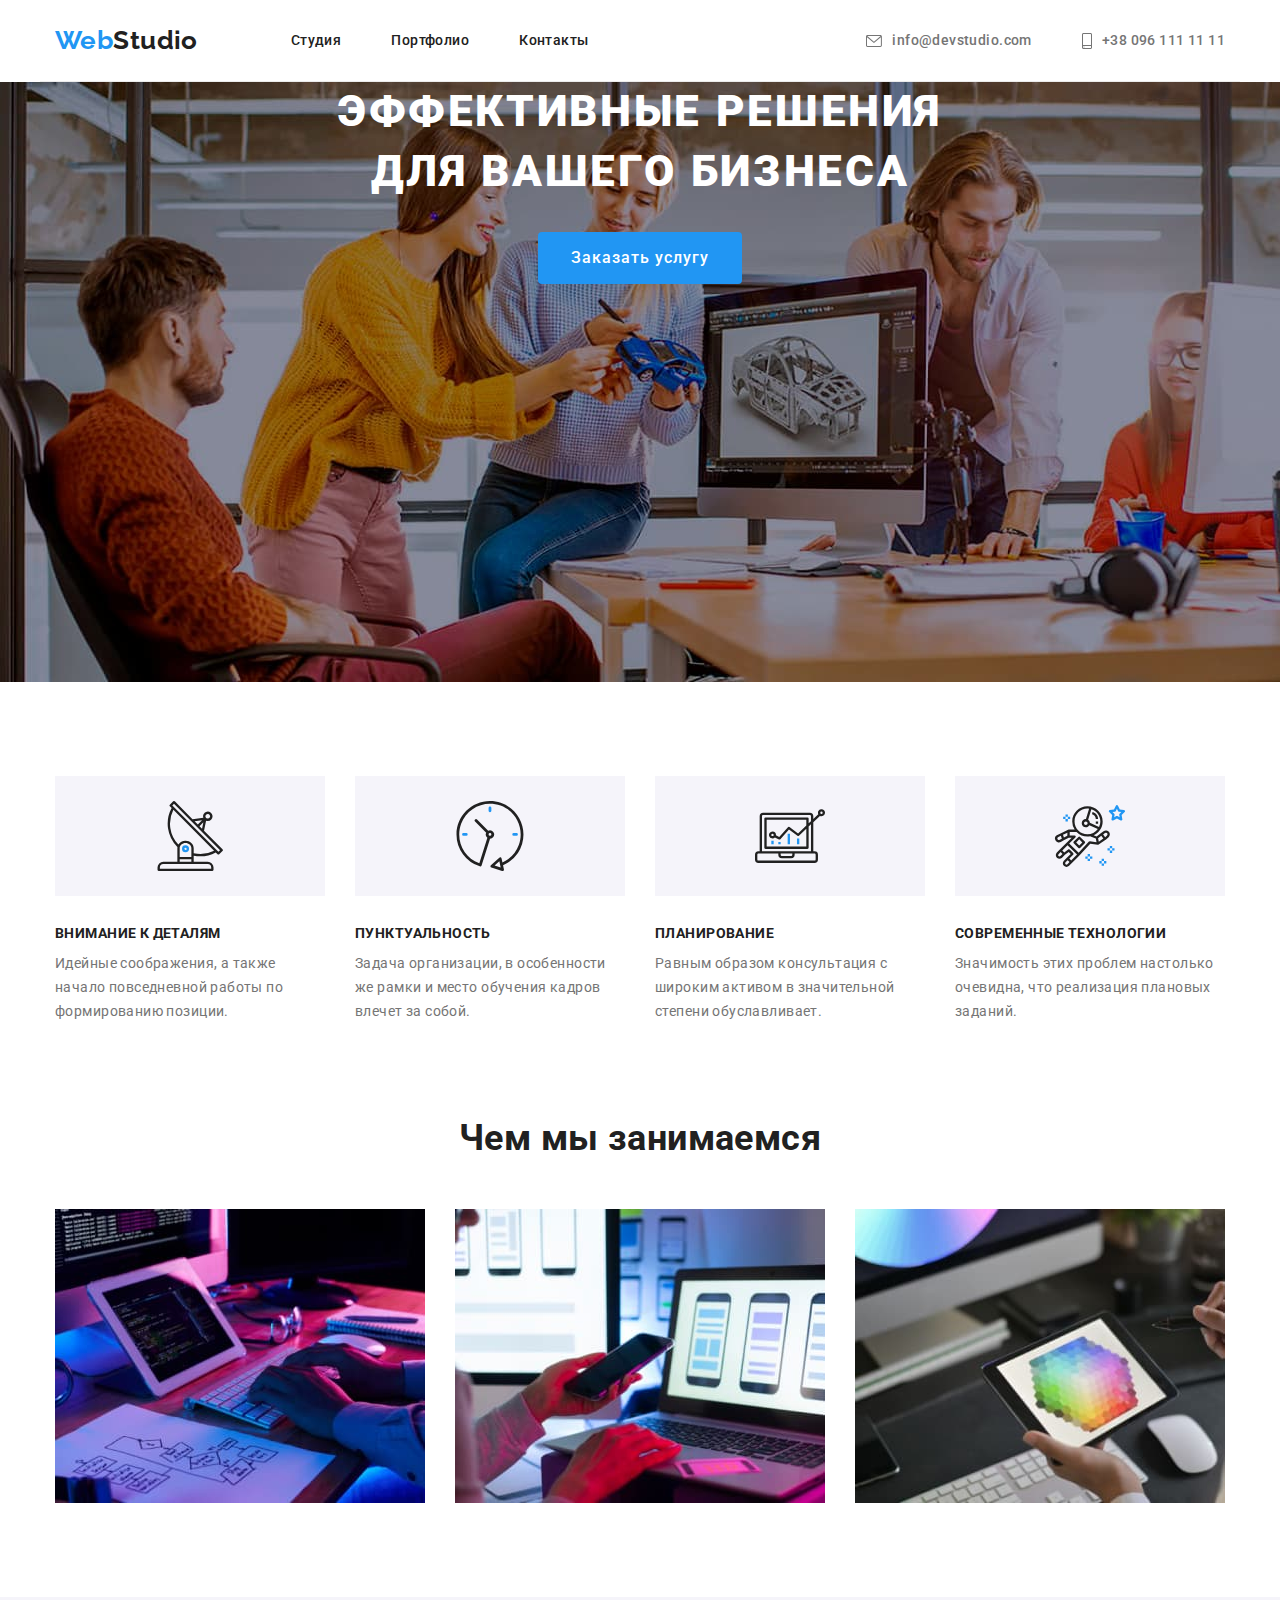
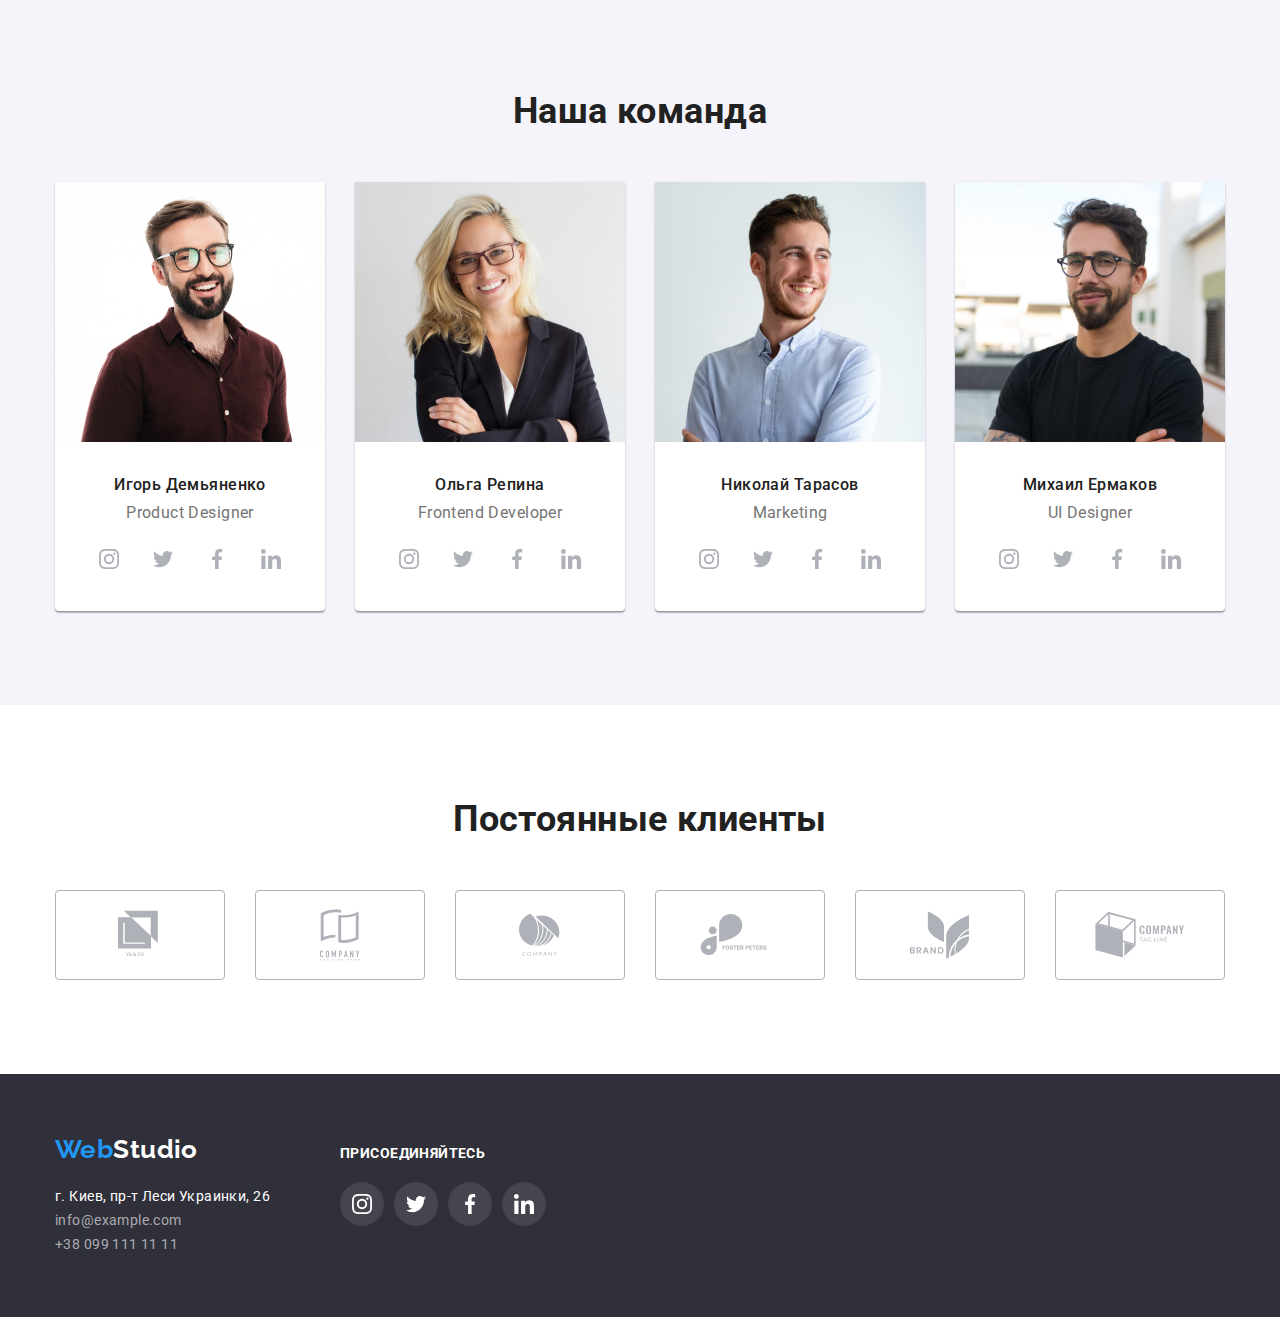
<file: index.html>
<!DOCTYPE html>
<html lang="ru">
  <head>
    <meta charset="UTF-8" />
    <meta http-equiv="X-UA-Compatible" content="IE=edge" />
    <meta name="viewport" content="width=device-width, initial-scale=1.0" />
    <title>Document</title>
    <link rel="preconnect" href="https://fonts.gstatic.com" />
    <link
      href="https://fonts.googleapis.com/css2?family=Raleway:wght@700&family=Roboto:wght@400;500;700;900&display=swap"
      rel="stylesheet"
    />
    <link rel="stylesheet" href="./css/modern-normalize.css" />
    <link rel="stylesheet" href="./css/style.css" />
  </head>
  <body>
    <header>
      <div class="container page-header">
        <a class="logo" href="./index.html" lang="en"
          ><span class="logo__accent">Web</span>Studio</a
        >
        <nav class="page-header__nav">
          <ul class="nav-list">
            <li class="nav-list__item">
              <a class="nav-list__link" href="./index.html">Студия</a>
            </li>
            <li class="nav-list__item">
              <a class="nav-list__link" href="./portfolio.html">Портфолио</a>
            </li>
            <li class="nav-list__item">
              <a class="nav-list__link" href="">Контакты</a>
            </li>
          </ul>
        </nav>
        <ul class="page-header__contact-list">
          <li class="page-header__contact-item">
            <a
              class="page-header__contact-link"
              href="mailto:info@devstudio.com"
            >
              <svg class="page-header__contact-icon" height="12" width="16">
                <use href="./images/symbol-defs.svg#icon-envelope"></use>
              </svg>
              info@devstudio.com</a
            >
          </li>
          <li class="page-header__contact-item">
            <a class="page-header__contact-link" href="tel:+380961111111">
              <svg class="page-header__contact-icon" height="16" width="10">
                <use href="./images/symbol-defs.svg#icon-smartphone"></use>
              </svg>
              +38 096 111 11 11</a
            >
          </li>
        </ul>
      </div>
    </header>
    <main>
      <section class="section offer">
        <h1 class="offer__title">Эффективные решения для вашего бизнеса</h1>
        <button type="button" class="offer__button">Заказать услугу</button>
      </section>
      <section class="section principles">
        <div class="container">
          <h2 class="sr-only">Принципы работы</h2>
          <ul class="principles__list">
            <li class="principles__item">
              <div class="principles__icon-wrapper">
                <svg height="70">
                  <use href="./images/symbol-defs.svg#icon-adv-1"></use>
                </svg>
              </div>
              <h3 class="principles__title">Внимание к деталям</h3>
              <p class="principles__description">
                Идейные соображения, а также начало повседневной работы по
                формированию позиции.
              </p>
            </li>
            <li class="principles__item">
              <div class="principles__icon-wrapper">
                <svg height="70">
                  <use href="./images/symbol-defs.svg#icon-adv-2"></use>
                </svg>
              </div>
              <h3 class="principles__title">Пунктуальность</h3>
              <p class="principles__description">
                Задача организации, в особенности же рамки и место обучения
                кадров влечет за собой.
              </p>
            </li>
            <li class="principles__item">
              <div class="principles__icon-wrapper">
                <svg width="70">
                  <use href="./images/symbol-defs.svg#icon-adv-3"></use>
                </svg>
              </div>
              <h3 class="principles__title">Планирование</h3>
              <p class="principles__description">
                Равным образом консультация с широким активом в значительной
                степени обуславливает.
              </p>
            </li>
            <li class="principles__item">
              <div class="principles__icon-wrapper">
                <svg height="70">
                  <use href="./images/symbol-defs.svg#icon-adv-4"></use>
                </svg>
              </div>
              <h3 class="principles__title">Современные технологии</h3>
              <p class="principles__description">
                Значимость этих проблем настолько очевидна, что реализация
                плановых заданий.
              </p>
            </li>
          </ul>
        </div>
      </section>
      <section class="section work-scope">
        <div class="container">
          <h2 class="section-title">Чем мы занимаемся</h2>
          <div class="work-scope__list">
            <img
              class="work-scope__direction"
              src="./images/img-1.jpg"
              alt="кодинг"
              width="370"
            />
            <img
              class="work-scope__direction"
              src="./images/img-2.jpg"
              alt="адаптивность"
              width="370"
            />
            <img
              class="work-scope__direction"
              src="./images/img-3.jpg"
              alt="дизайн"
              width="370"
            />
          </div>
        </div>
      </section>
      <section class="high-section work-team">
        <div class="container">
          <h2 class="section-title">Наша команда</h2>
          <ul class="work-team__list">
            <li class="work-team__member">
              <img src="./images/employee-1.jpg" alt="сотрудник" width="270" />
              <div class="work-team__member-info">
                <h3 class="work-team__member-name">Игорь Демьяненко</h3>
                <p class="work-team__member-position" lang="en">
                  Product Designer
                </p>
                <ul class="socials">
                  <li class="socials__item">
                    <a class="socials__link" href="">
                      <svg height="20" class="socials__icon">
                        <use
                          href="./images/symbol-defs.svg#icon-instagram"
                        ></use>
                      </svg>
                    </a>
                  </li>
                  <li class="socials__item">
                    <a class="socials__link" href="">
                      <svg height="20" class="socials__icon">
                        <use href="./images/symbol-defs.svg#icon-twitter"></use>
                      </svg>
                    </a>
                  </li>
                  <li class="socials__item">
                    <a class="socials__link" href="">
                      <svg height="20" class="socials__icon">
                        <use
                          href="./images/symbol-defs.svg#icon-facebook"
                        ></use>
                      </svg>
                    </a>
                  </li>
                  <li class="socials__item">
                    <a class="socials__link" href="">
                      <svg height="20" class="socials__icon">
                        <use
                          href="./images/symbol-defs.svg#icon-linkedin"
                        ></use>
                      </svg>
                    </a>
                  </li>
                </ul>
              </div>
            </li>
            <li class="work-team__member">
              <img src="./images/employee-2.jpg" alt="сотрудник" width="270" />
              <div class="work-team__member-info">
                <h3 class="work-team__member-name">Ольга Репина</h3>
                <p class="work-team__member-position" lang="en">
                  Frontend Developer
                </p>
                <ul class="socials">
                  <li class="socials__item">
                    <a class="socials__link" href="">
                      <svg height="20" class="socials__icon">
                        <use
                          href="./images/symbol-defs.svg#icon-instagram"
                        ></use>
                      </svg>
                    </a>
                  </li>
                  <li class="socials__item">
                    <a class="socials__link" href="">
                      <svg height="20" class="socials__icon">
                        <use href="./images/symbol-defs.svg#icon-twitter"></use>
                      </svg>
                    </a>
                  </li>
                  <li class="socials__item">
                    <a class="socials__link" href="">
                      <svg height="20" class="socials__icon">
                        <use
                          href="./images/symbol-defs.svg#icon-facebook"
                        ></use>
                      </svg>
                    </a>
                  </li>
                  <li class="socials__item">
                    <a class="socials__link" href="">
                      <svg height="20" class="socials__icon">
                        <use
                          href="./images/symbol-defs.svg#icon-linkedin"
                        ></use>
                      </svg>
                    </a>
                  </li>
                </ul>
              </div>
            </li>
            <li class="work-team__member">
              <img src="./images/employee-3.jpg" alt="сотрудник" width="270" />
              <div class="work-team__member-info">
                <h3 class="work-team__member-name">Николай Тарасов</h3>
                <p class="work-team__member-position" lang="en">Marketing</p>
                <ul class="socials">
                  <li class="socials__item">
                    <a class="socials__link" href="">
                      <svg height="20" class="socials__icon">
                        <use
                          href="./images/symbol-defs.svg#icon-instagram"
                        ></use>
                      </svg>
                    </a>
                  </li>
                  <li class="socials__item">
                    <a class="socials__link" href="">
                      <svg height="20" class="socials__icon">
                        <use href="./images/symbol-defs.svg#icon-twitter"></use>
                      </svg>
                    </a>
                  </li>
                  <li class="socials__item">
                    <a class="socials__link" href="">
                      <svg height="20" class="socials__icon">
                        <use
                          href="./images/symbol-defs.svg#icon-facebook"
                        ></use>
                      </svg>
                    </a>
                  </li>
                  <li class="socials__item">
                    <a class="socials__link" href="">
                      <svg height="20" class="socials__icon">
                        <use
                          href="./images/symbol-defs.svg#icon-linkedin"
                        ></use>
                      </svg>
                    </a>
                  </li>
                </ul>
              </div>
            </li>
            <li class="work-team__member">
              <img src="./images/employee-4.jpg" alt="сотрудник" width="270" />
              <div class="work-team__member-info">
                <h3 class="work-team__member-name">Михаил Ермаков</h3>
                <p class="work-team__member-position" lang="en">UI Designer</p>
                <ul class="socials">
                  <li class="socials__item">
                    <a class="socials__link" href="">
                      <svg height="20" class="socials__icon">
                        <use
                          href="./images/symbol-defs.svg#icon-instagram"
                        ></use>
                      </svg>
                    </a>
                  </li>
                  <li class="socials__item">
                    <a class="socials__link" href="">
                      <svg height="20" class="socials__icon">
                        <use href="./images/symbol-defs.svg#icon-twitter"></use>
                      </svg>
                    </a>
                  </li>
                  <li class="socials__item">
                    <a class="socials__link" href="">
                      <svg height="20" class="socials__icon">
                        <use
                          href="./images/symbol-defs.svg#icon-facebook"
                        ></use>
                      </svg>
                    </a>
                  </li>
                  <li class="socials__item">
                    <a class="socials__link" href="">
                      <svg height="20" class="socials__icon">
                        <use
                          href="./images/symbol-defs.svg#icon-linkedin"
                        ></use>
                      </svg>
                    </a>
                  </li>
                </ul>
              </div>
            </li>
          </ul>
        </div>
      </section>
      <section class="high-section clients">
        <div class="container">
          <h2 class="section-title">Постоянные клиенты</h2>
          <ul class="clients__list">
            <li class="clients__item">
              <a class="clients__link" href="">
                <svg width="44" class="clients__icon">
                  <use href="./images/symbol-defs.svg#icon-logo-1"></use>
                </svg>
              </a>
            </li>
            <li class="clients__item">
              <a class="clients__link" href="">
                <svg width="40" class="clients__icon">
                  <use href="./images/symbol-defs.svg#icon-logo-2"></use>
                </svg>
              </a>
            </li>
            <li class="clients__item">
              <a class="clients__link" href="">
                <svg width="41" class="clients__icon">
                  <use href="./images/symbol-defs.svg#icon-logo-3"></use>
                </svg>
              </a>
            </li>
            <li class="clients__item">
              <a class="clients__link" href="">
                <svg height="42" class="clients__icon">
                  <use href="./images/symbol-defs.svg#icon-logo-4"></use>
                </svg>
              </a>
            </li>
            <li class="clients__item">
              <a class="clients__link" href="">
                <svg width="59" class="clients__icon">
                  <use href="./images/symbol-defs.svg#icon-logo-5"></use>
                </svg>
              </a>
            </li>
            <li class="clients__item">
              <a class="clients__link" href="">
                <svg height="46" class="clients__icon">
                  <use href="./images/symbol-defs.svg#icon-logo-6"></use>
                </svg>
              </a>
            </li>
          </ul>
        </div>
      </section>
    </main>
    <footer>
      <div class="page-footer container">
        <div class="page-footer__block">
          <a class="logo logo--white" href="./index.html" lang="en"
            ><span class="logo__accent">Web</span>Studio</a
          >
          <address class="page-footer__contacts">
            <span class="page-footer__address">
              г. Киев, пр-т Леси Украинки, 26 </span
            ><br />
            info@example.com <br />
            +38 099 111 11 11 <br />
          </address>
        </div>
        <div>
          <b class="subscribe-offer">Присоединяйтесь</b>
          <ul class="socials">
                  <li class="socials__item">
                    <a class="socials__link page-footer__social-link" href="">
                      <svg height="20" class="socials__icon">
                        <use
                          href="./images/symbol-defs.svg#icon-instagram"
                        ></use>
                      </svg>
                    </a>
                  </li>
                  <li class="socials__item">
                    <a class="socials__link page-footer__social-link" href="">
                      <svg height="20" class="socials__icon">
                        <use href="./images/symbol-defs.svg#icon-twitter"></use>
                      </svg>
                    </a>
                  </li>
                  <li class="socials__item">
                     <a class="socials__link page-footer__social-link" href="">
                      <svg height="20" class="socials__icon">
                        <use
                          href="./images/symbol-defs.svg#icon-facebook"
                        ></use>
                      </svg>
                    </a>
                  </li>
                  <li class="socials__item">
                     <a class="socials__link page-footer__social-link" href="">
                      <svg height="20" class="socials__icon">
                        <use
                          href="./images/symbol-defs.svg#icon-linkedin"
                        ></use>
                      </svg>
                    </a>
                  </li>
                </ul>
              </div>
            </li>
          </ul>
        </div>
      </div>
    </footer>
  </body>
</html>
</file>
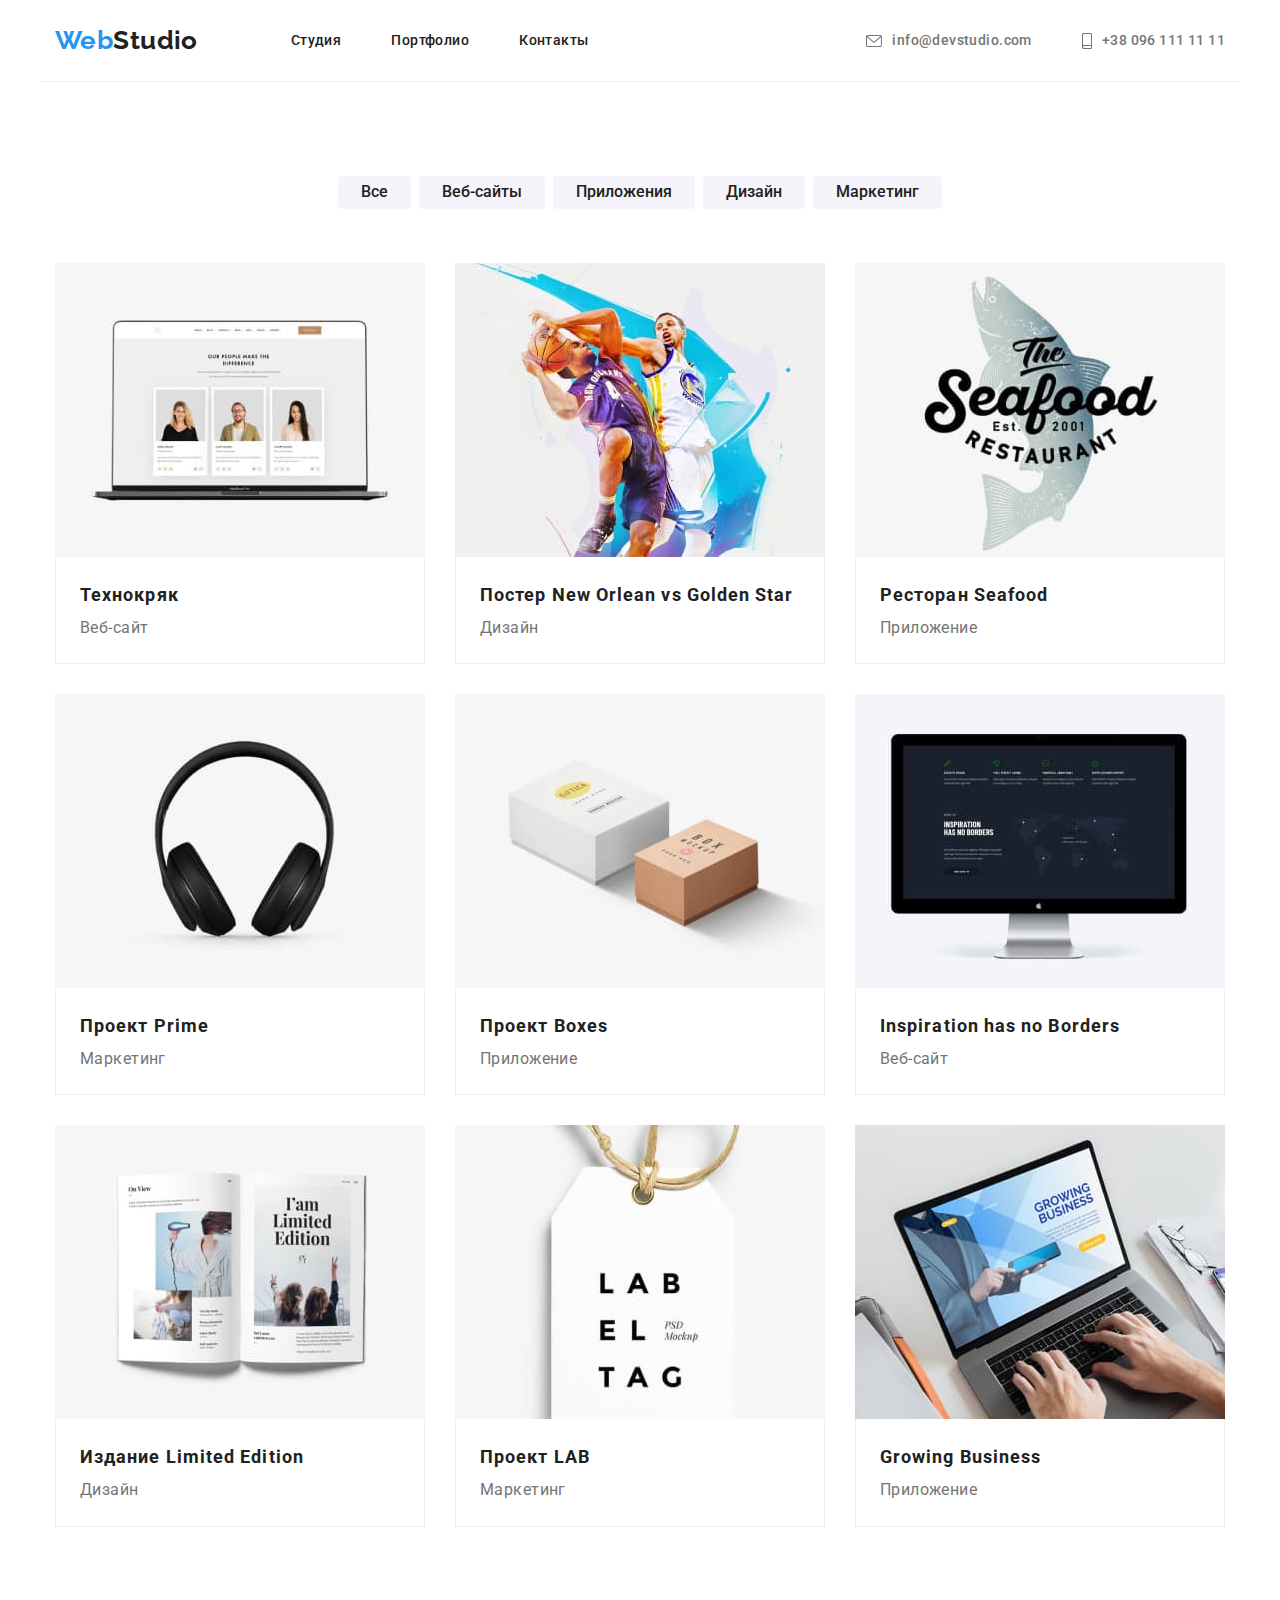
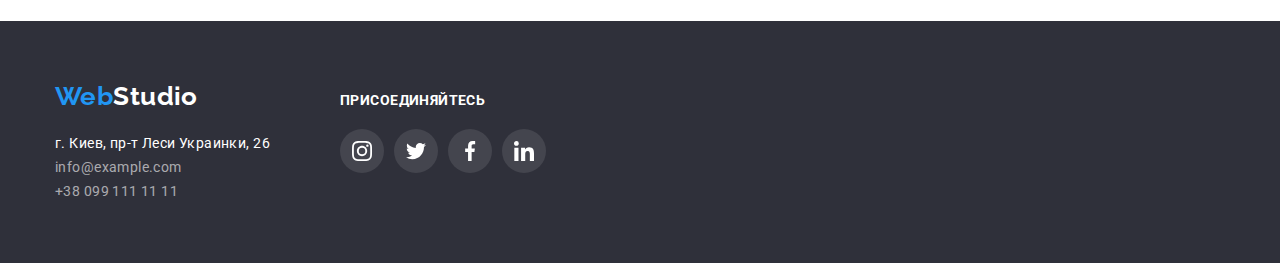
<file: portfolio.html>
<!DOCTYPE html>
<html lang="en">
  <body>
    <head>
    <meta charset="UTF-8" />
    <meta http-equiv="X-UA-Compatible" content="IE=edge" />
    <meta name="viewport" content="width=device-width, initial-scale=1.0" />
    <title>Document</title>
    <link rel="preconnect" href="https://fonts.gstatic.com" />
    <link
      href="https://fonts.googleapis.com/css2?family=Raleway:wght@700&family=Roboto:wght@400;500;700;900&display=swap"
      rel="stylesheet"
    />
    <link rel="stylesheet" href="./css/modern-normalize.css" />
    <link rel="stylesheet" href="./css/style.css" />
  </head>
  <body>
    <header>
      <div class="container page-header">
        <a class="logo" href="./index.html" lang="en"
          ><span class="logo__accent">Web</span>Studio</a
        >
        <nav class="page-header__nav">
          <ul class="nav-list">
            <li class="nav-list__item">
              <a class="nav-list__link" href="./index.html">Студия</a>
            </li>
            <li class="nav-list__item">
              <a class="nav-list__link" href="./portfolio.html">Портфолио</a>
            </li>
            <li class="nav-list__item">
              <a class="nav-list__link" href="">Контакты</a>
            </li>
          </ul>
        </nav>
        <ul class="page-header__contact-list">
          <li class="page-header__contact-item">
            <a
              class="page-header__contact-link"
              href="mailto:info@devstudio.com"
            >
              <svg class="page-header__contact-icon" height="12" width="16">
                <use href="./images/symbol-defs.svg#icon-envelope"></use>
              </svg>
              info@devstudio.com</a
            >
          </li>
          <li class="page-header__contact-item">
            <a class="page-header__contact-link" href="tel:+380961111111">
              <svg class="page-header__contact-icon" height="16" width="10">
                <use href="./images/symbol-defs.svg#icon-smartphone"></use>
              </svg>
              +38 096 111 11 11</a
            >
          </li>
        </ul>
      </div>
    </header>
    <main>
      <section class="high-section projects">
        <div class="projects__filters container">
          <div class="projects__filters-wrapper">
            <button class="projects__filter-elem" type="button">Все</button>
            <button class="projects__filter-elem" type="button">Веб-сайты</button>
            <button class="projects__filter-elem" type="button">Приложения</button>
            <button class="projects__filter-elem" type="button">Дизайн</button>
            <button class="projects__filter-elem" type="button">Маркетинг</button>
          </div>
        </div>
        <div class="container">
          <ul class="projects__list">
            <li class="projects__item">
              <img class="projects__image" src="./images/project-1.jpg" alt="проект 1" width="370" />
              <div class="projects__data">
                <h2 class="projects__name">Технокряк</h2>
                <p class="projects__description">Веб-сайт</p>
              </div>
            </li>
            <li class="projects__item">
              <img class="projects__image" src="./images/project-2.jpg" alt="проект 2" width="370" />
              <div class="projects__data">
                <h2 class="projects__name">Постер New Orlean vs Golden Star</h2>
                <p class="projects__description">Дизайн</p>
              </div>
            </li>
            <li class="projects__item">
              <img class="projects__image" src="./images/project-3.jpg" alt="проект 3" width="370" />
              <div class="projects__data">
                <h2 class="projects__name">Ресторан Seafood</h2>
                <p class="projects__description">Приложение</p>
              </div>
            </li>
            <li class="projects__item">
              <img class="projects__image" src="./images/project-4.jpg" alt="проект 4" width="370" />
              <div class="projects__data">
                <h2 class="projects__name">Проект Prime</h2>
                <p class="projects__description">Маркетинг</p>
              </div>
            </li>
            <li class="projects__item">
              <img class="projects__image" src="./images/project-5.jpg" alt="проект 5" width="370" />
              <div class="projects__data">
                <h2 class="projects__name">Проект Boxes</h2>
                <p class="projects__description">Приложение</p>
              </div>
            </li>
            <li class="projects__item">
              <img class="projects__image" src="./images/project-6.jpg" alt="проект 6" width="370" />
              <div class="projects__data">
                <h2 class="projects__name">Inspiration has no Borders</h2>
                <p class="projects__description">Веб-сайт</p>
              </div>
            </li>
            <li class="projects__item">
              <img class="projects__image" src="./images/project-7.jpg" alt="проект 7" width="370" />
              <div class="projects__data">
                <h2 class="projects__name">Издание Limited Edition</h2>
                <p class="projects__description">Дизайн</p>
              </div>
            </li>
            <li class="projects__item">
              <img class="projects__image" src="./images/project-8.jpg" alt="проект 8" width="370" />
              <div class="projects__data">
                <h2 class="projects__name">Проект LAB</h2>
                <p class="projects__description">Маркетинг</p>
              </div>
            </li>
            <li class="projects__item">
              <img class="projects__image" src="./images/project-9.jpg" alt="проект 9" width="370" />
              <div class="projects__data">
                <h2 class="projects__name">Growing Business</h2>
                <p class="projects__description">Приложение</p>
              </div>
            </li>
          </ul>
        </div>
      </section>
    </main>
   <footer>
      <div class="page-footer container">
        <div class="page-footer__block">
          <a class="logo logo--white" href="./index.html" lang="en"
            ><span class="logo__accent">Web</span>Studio</a
          >
          <address class="page-footer__contacts">
            <span class="page-footer__address">
              г. Киев, пр-т Леси Украинки, 26 </span
            ><br />
            info@example.com <br />
            +38 099 111 11 11 <br />
          </address>
        </div>
        <div>
          <b class="subscribe-offer">Присоединяйтесь</b>
          <ul class="socials">
                  <li class="socials__item">
                    <a class="socials__link page-footer__social-link" href="">
                      <svg height="20" class="socials__icon">
                        <use
                          href="./images/symbol-defs.svg#icon-instagram"
                        ></use>
                      </svg>
                    </a>
                  </li>
                  <li class="socials__item">
                    <a class="socials__link page-footer__social-link" href="">
                      <svg height="20" class="socials__icon">
                        <use href="./images/symbol-defs.svg#icon-twitter"></use>
                      </svg>
                    </a>
                  </li>
                  <li class="socials__item">
                     <a class="socials__link page-footer__social-link" href="">
                      <svg height="20" class="socials__icon">
                        <use
                          href="./images/symbol-defs.svg#icon-facebook"
                        ></use>
                      </svg>
                    </a>
                  </li>
                  <li class="socials__item">
                     <a class="socials__link page-footer__social-link" href="">
                      <svg height="20" class="socials__icon">
                        <use
                          href="./images/symbol-defs.svg#icon-linkedin"
                        ></use>
                      </svg>
                    </a>
                  </li>
                </ul>
              </div>
            </li>
          </ul>
        </div>
      </div>
    </footer>
  </body>
</html>
</file>
<file: css/style.css>
:root {
  --main-color: #757575;
  --highlight-color: #212121;
  --white-color: #fff;
  --light-grey: #f5f4fa;
  --accent-color: #2196f3;
  --bg-dark: #2f303a;
}

body {
  font-family: Roboto, sans-serif;
  font-size: 14px;
  line-height: 1.14;
  color: var(--main-color);
  letter-spacing: 0.03em;
}

ul {
  list-style: none;
  margin: 0;
  padding: 0;
}

button {
  cursor: pointer;
}

h1,
h2,
h3,
h4,
h5 {
  margin: 0;
}

p {
  margin: 0;
}

.sr-only {
  clip: rect(0 0 0 0);
  clip-path: inset(50%);
  height: 1px;
  overflow: hidden;
  position: absolute;
  white-space: nowrap;
  width: 1px;
}
.container {
  width: 1200px;
  padding-left: 15px;
  padding-right: 15px;
  margin-left: auto;
  margin-right: auto;
}

.page-header {
  display: flex;
  align-items: center;
  padding-top: 25px;
  padding-bottom: 25px;
  border-bottom: 1px solid #ececec;
}

.logo {
  font-family: Raleway, sans-serif;
  font-size: 26px;
  font-weight: 700;
  line-height: 1.2;
  text-decoration: none;
  color: var(--highlight-color);
}

.logo--white {
  color: var(--white-color);
}

.logo__accent {
  color: var(--accent-color);
}

.nav-list {
  display: flex;
  margin-left: 93px;
}

.nav-list__item:not(:last-child) {
  margin-right: 50px;
}

.nav-list__link {
  font-weight: 500;
  letter-spacing: 0.03em;
  color: var(--highlight-color);
  text-decoration: none;
}

.nav-list__link:hover,
.nav-list__link:focus {
  color: var(--accent-color);
}

.page-header__contact-list {
  display: flex;
  margin-left: auto;
}

.page-header__contact-item:not(:last-child) {
  margin-right: 50px;
}

.page-header__contact-link {
  display: flex;
  align-items: center;
  font-weight: 500;
  text-decoration: none;
  color: inherit;
  --color2: #757575;
  --color4: #757575;
}

.page-header__contact-link:hover,
.page-header__contact-link:focus {
  color: var(--accent-color);
  --color2: #2196f3;
  --color4: #2196f3;
}

.page-header__contact-icon {
  margin-right: 10px;
}

.section {
  margin-bottom: 94px;
}

.high-section {
  padding-top: 94px;
  padding-bottom: 94px;
}

.section-title {
  margin-bottom: 50px;
  font-size: 36px;
  font-weight: 700;
  text-align: center;
  color: #212121;
}

.offer {
  max-width: 1600px;
  height: 600px;
  text-align: center;
  background-color: var(--bg-dark);
  background-image: url("../images/bg.jpg");
}

.offer__title {
  max-width: 700px;
  margin-left: auto;
  margin-right: auto;
  margin-bottom: 30px;
  font-size: 44px;
  font-weight: 900;
  line-height: 1.36;
  text-align: center;
  letter-spacing: 0.06em;
  text-transform: uppercase;
  color: var(--white-color);
}

.offer__button {
  padding: 10px 32px;
  border-radius: 4px;
  width: auto;
  border: 1px solid transparent;
  font-size: 16px;
  font-weight: 500;
  line-height: 1.9;
  letter-spacing: 0.06em;
  color: var(--white-color);
  background-color: var(--accent-color);
}

.principles__list {
  display: flex;
  margin: -15px;
}

.principles__item {
  margin: 15px;
  width: calc((100% - 120px) / 4);
}

.principles__icon-wrapper {
  height: 120px;
  margin-bottom: 30px;
  display: flex;
  align-items: center;
  justify-content: center;
  background-color: #f5f4fa;
}

.principles__title {
  margin-bottom: 10px;
  font-size: 14px;
  text-transform: uppercase;
  color: #212121;
}

.principles__description {
  line-height: 1.7;
}

.work-scope__list {
  display: flex;
  margin: -15px;
}

.work-scope__direction {
  margin: 15px;
}

.work-team {
  background-color: var(--light-grey);
}

.work-team__list {
  display: flex;
  margin: -15px;
}

.work-team__member {
  margin: 15px;
  background-color: var(--white-color);
  border-radius: 0px 0px 4px 4px;
  box-shadow: 0px 1px 3px rgba(0, 0, 0, 0.12), 0px 1px 1px rgba(0, 0, 0, 0.14),
    0px 2px 1px rgba(0, 0, 0, 0.2);
  text-align: center;
}
.work-team__member-name {
  margin-bottom: 10px;
  font-size: 16px;
  font-weight: 500;
  color: var(--highlight-color);
}

.work-team__member-info {
  margin-top: 30px;
  margin-bottom: 30px;
}

.work-team__member-position {
  margin-bottom: 15px;
  font-size: 16px;
}

.socials {
  display: inline-flex;
  align-items: center;
}

.socials__item:not(:last-child) {
  margin-right: 10px;
}

.socials__link {
  display: flex;
  align-items: center;
  justify-content: center;
  width: 44px;
  height: 44px;
  border-radius: 50%;
  --color3: #afb1b8;
}

.socials__link:hover {
  background-color: #2196f3;
  --color3: #ffffff;
}

.clients__list {
  display: flex;
  flex-wrap: wrap;
  margin: -15px;
}

.clients__item {
  margin: 15px;
  width: calc((100% - 180px) / 6);
}

.clients__link {
  display: flex;
  align-items: center;
  justify-content: center;
  height: 90px;
  border: 1px solid #afb1b8;
  border-radius: 4px;
  --color2: #afb1b8;
  --color3: #afb1b8;
}

.clients__link:hover {
  --color2: #2196f3;
  --color3: #2196f3;
  border-color: #2196f3;
}

.page-footer {
  display: flex;
  align-items: baseline;
}

.page-footer__block:first-child {
  margin-right: 70px;
}

.page-footer__contacts {
  font-style: normal;
  line-height: 1.7;
  color: rgba(255, 255, 255, 0.6);
}

.page-footer__address {
  color: var(--white-color);
}

.page-footer__social-link {
  --color3: #ffffff;
  background-color: rgba(255, 255, 255, 0.1);
}

.subscribe-offer {
  display: block;
  margin-bottom: 20px;
  text-transform: uppercase;
  font-weight: 700;
  color: var(--white-color);
}

.projects__filters {
  margin-bottom: 50px;
}

.projects__filters-wrapper {
  margin: -4px;
  text-align: center;
  letter-spacing: -0.4em;
}

.projects__filter-elem {
  display: inline-block;
  margin: 4px;
  padding: 6px 22px;
  border-radius: 4px;
  border: 1px solid transparent;
  color: var(--highlight-color);
  font-weight: 500;
  font-size: 16px;
  background-color: var(--light-grey);
}

.projects__filter-elem:hover {
  color: var(--white-color);
  background-color: var(--accent-color);
}

.projects__list {
  display: flex;
  flex-wrap: wrap;
  margin: -15px;
}

.projects__item {
  width: calc((100% - 90px) / 3);
  margin: 15px;
  background-color: var(--white-color);
}

.projects__item:hover {
  box-shadow: 0px 1px 1px rgba(0, 0, 0, 0.12), 0px 4px 4px rgba(0, 0, 0, 0.06),
    1px 4px 6px rgba(0, 0, 0, 0.16);
}

.projects__image {
  display: block;
}

.projects__data {
  padding: 20px 24px;
  border: 1px solid #eeeeee;
  border-top: none;
}

.projects__name {
  font-size: 18px;
  font-weight: 700;
  line-height: 2;
  letter-spacing: 0.06em;
  color: var(--highlight-color);
}

.projects__description {
  font-size: 16px;
  line-height: 1.9;
}

footer {
  padding-top: 60px;
  padding-bottom: 60px;
  background-color: var(--bg-dark);
}

footer .logo {
  display: block;
  margin-bottom: 20px;
}
</file>
